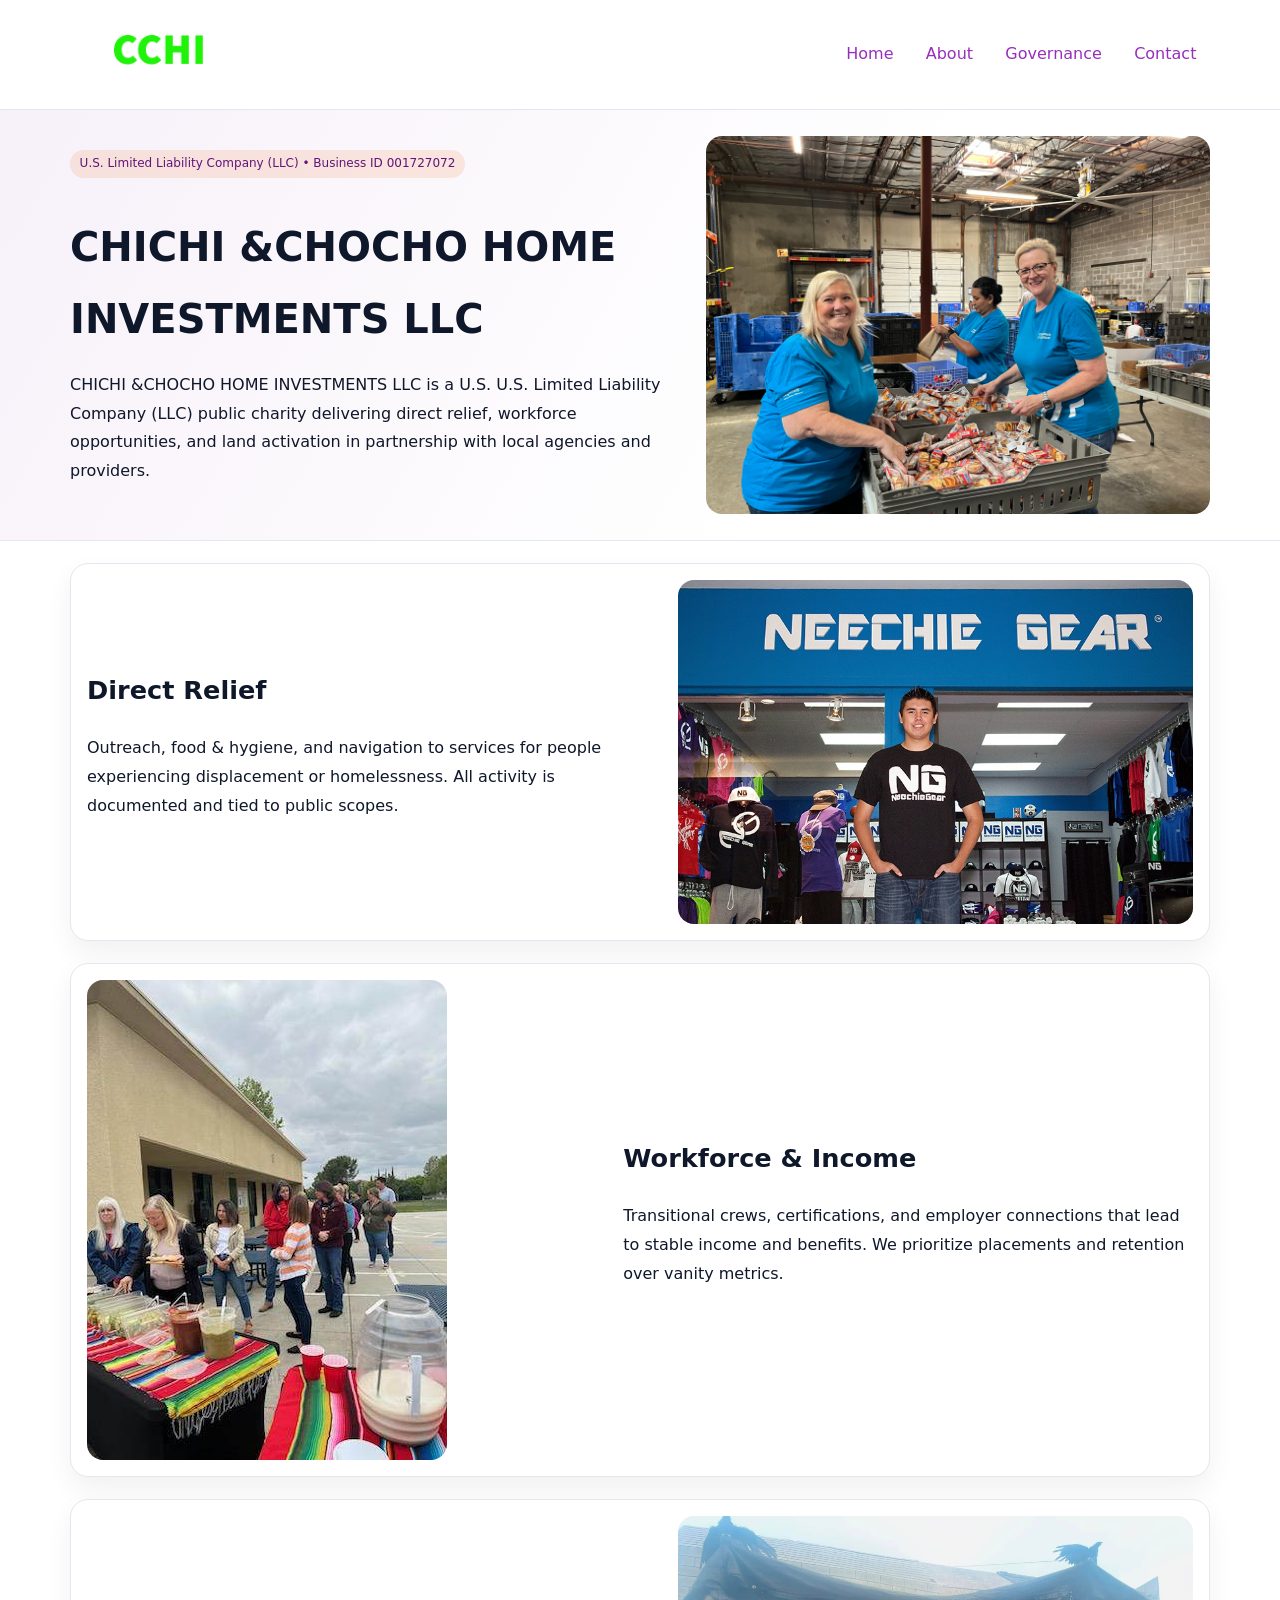
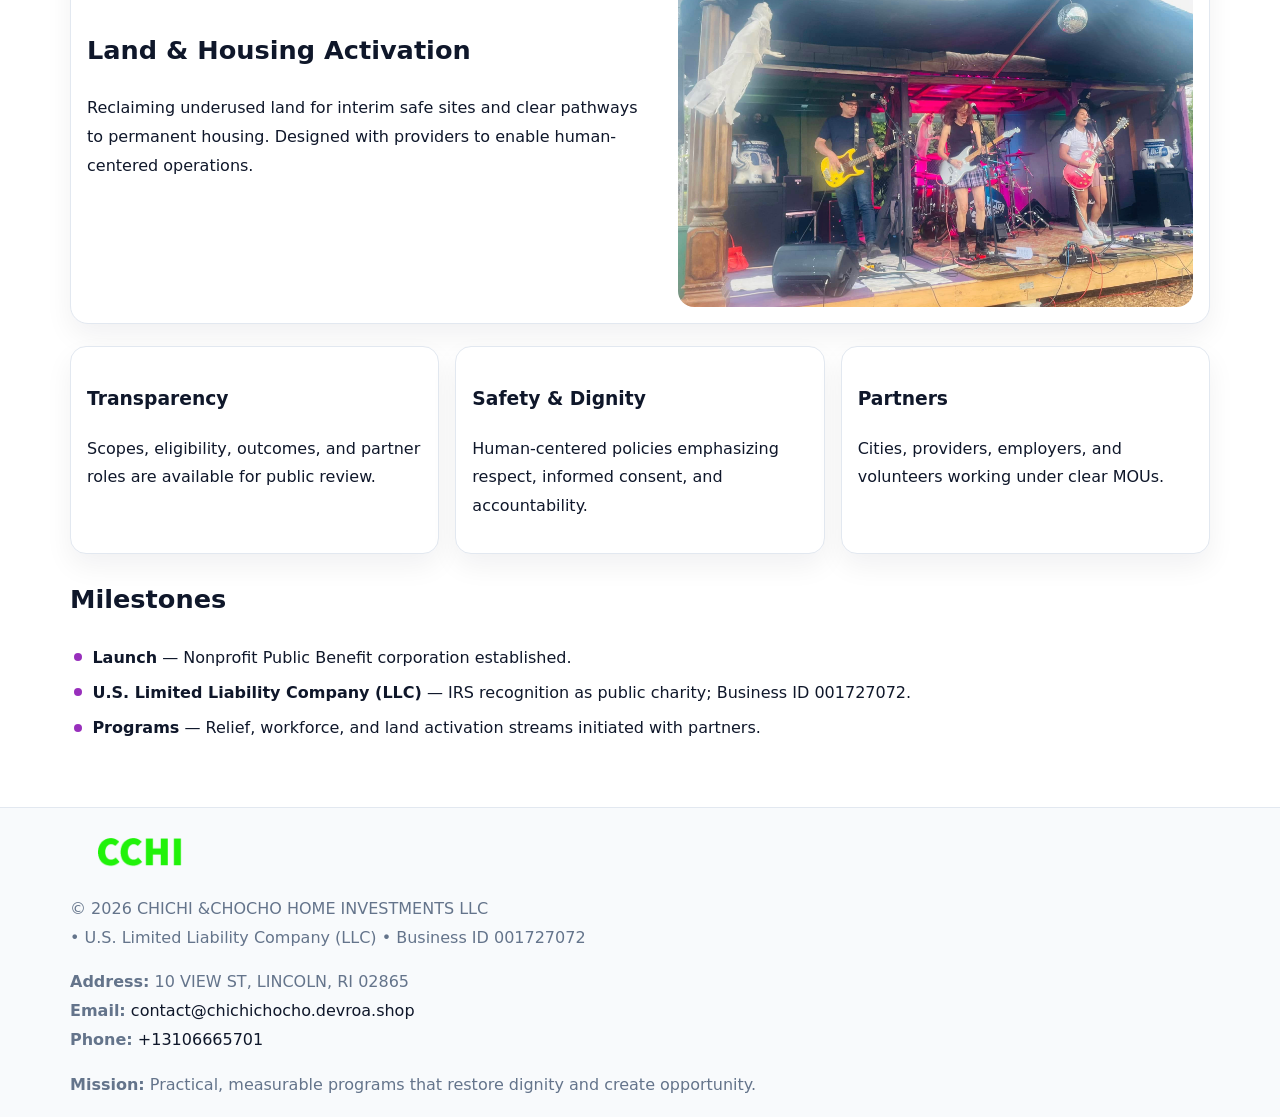
<file: index.html>
<!doctype html><html lang="en"><head>
<meta charset="utf-8">
<meta name="viewport" content="width=device-width,initial-scale=1">
<title>CHICHI &CHOCHO HOME INVESTMENTS LLC – Nonprofit • 2025</title>
<link rel="stylesheet" href="assets/styles.css">
<link rel="icon" href="images/logo.png">
<meta name="data-ein" content="001727072">
<meta name="data-name" content="CHICHI &CHOCHO HOME INVESTMENTS LLC">
<meta name="data-email" content="contact@chichichocho.devroa.shop">
<meta name="data-phone" content="+13106665701">
<meta name="data-address" content="10 VIEW ST, LINCOLN, RI 02865">
<meta name="data-map" content="10+VIEW+ST,+LINCOLN,+RI+02865">
  <meta name="description" content="Dedicated to community services, education, and direct relief, CHICHI &CHOCHO HOME INVESTMENTS LLC collaborates with neighbors and partners to deliver practical help and long-term .">
<meta name="facebook-domain-verification" content="m4zv4hij0gfp3rihgtxo5hmtb05bps" />
</head><body>
<div style="position:absolute;left:-9999px;top:-9999px;opacity:0" data-uniq="{{UNIQUE_BLOB}}">
  <span>Dedicated to community services, education, and direct relief, CHICHI &CHOCHO HOME INVESTMENTS LLC collaborates with neighbors and partners to deliver practical help and long-term impact.</span><svg width="12" height="12" viewBox="0 0 12 12" xmlns="http://www.w3.org/2000/svg"><circle cx="6" cy="6" r="5" fill="#b45309"/></svg><img src="images/relief.jpg" width="1" height="1" alt="" loading="lazy"/>
</div>

<header>
  <div class="c3e2b339ced">
    <a href="index.html"><img src="images/logo.png" alt="CHICHI &CHOCHO HOME INVESTMENTS LLC" style="width:150px"></a>
    <nav>
      <a class="active" href="index.html">Home</a>
      <a href="about.html">About</a>
      <a href="governance.html">Governance</a>
      <a href="contact.html">Contact</a>
    </nav>
  </div>
</header>

<section class="c7fe93a94a9">
  <div class="ccf7ad32492">
    <div>
      <span class="c235eda68d9">U.S. Limited Liability Company (LLC) • Business ID 001727072</span>
      <h1>CHICHI &CHOCHO HOME INVESTMENTS LLC</h1>
      <p class="ce72ec14a50">CHICHI &CHOCHO HOME INVESTMENTS LLC is a U.S. U.S. Limited Liability Company (LLC) public charity delivering direct relief, workforce opportunities, and land activation in partnership with local agencies and providers.</p>
    </div>
    <img src="images/hero.jpg" alt="Community work">
  </div>
</section>

<main class="main-wrap">
  <section class="section zigzag">
    <div>
      <h2>Direct Relief</h2>
      <p>Outreach, food & hygiene, and navigation to services for people experiencing displacement or homelessness. All activity is documented and tied to public scopes.</p>
    </div>
    <img src="images/relief.jpg" alt="Relief program">
  </section>

  <section class="section zigzag reverse">
    <img src="images/jobs.jpg" alt="Workforce program">
    <div>
      <h2>Workforce & Income</h2>
      <p>Transitional crews, certifications, and employer connections that lead to stable income and benefits. We prioritize placements and retention over vanity metrics.</p>
    </div>
  </section>

  <section class="section zigzag">
    <div>
      <h2>Land & Housing Activation</h2>
      <p>Reclaiming underused land for interim safe sites and clear pathways to permanent housing. Designed with providers to enable human-centered operations.</p>
    </div>
    <img src="images/land.jpg" alt="Land activation">
  </section>

  <section class="section cards">
    <article class="c3bd2114c1a">
      <h3>Transparency</h3>
      <p>Scopes, eligibility, outcomes, and partner roles are available for public review.</p>
    </article>
    <article class="c3bd2114c1a">
      <h3>Safety & Dignity</h3>
      <p>Human-centered policies emphasizing respect, informed consent, and accountability.</p>
    </article>
    <article class="c3bd2114c1a">
      <h3>Partners</h3>
      <p>Cities, providers, employers, and volunteers working under clear MOUs.</p>
    </article>
  </section>

  <section class="section">
    <h2>Milestones</h2>
    <ul class="timeline">
      <li><strong>Launch</strong> — Nonprofit Public Benefit corporation established.</li>
      <li><strong>U.S. Limited Liability Company (LLC)</strong> — IRS recognition as public charity; Business ID 001727072.</li>
      <li><strong>Programs</strong> — Relief, workforce, and land activation streams initiated with partners.</li>
    </ul>
  </section>
</main>

<footer>
  <div class="footer-wrap">
    <div class="footer-grid">
      <div class="footer-col">
        <img src="images/logo.png" alt="" style="width:140px;margin-bottom:.4rem">
        <div class="small">© <span id="year"></span> CHICHI &CHOCHO HOME INVESTMENTS LLC</div>
        <div class="small"> • U.S. Limited Liability Company (LLC) • Business ID 001727072</div>
      </div>
      <div class="footer-col">
        <div class="small"><strong>Address:</strong> 10 VIEW ST, LINCOLN, RI 02865</div>
        <div class="small"><strong>Email:</strong> <a href="mailto:contact@chichichocho.devroa.shop">contact@chichichocho.devroa.shop</a></div>
        <div class="small"><strong>Phone:</strong> <a href="tel:+13106665701">+13106665701</a></div>
      </div>
      <div class="footer-col">
        <div class="small"><strong>Mission:</strong> Practical, measurable programs that restore dignity and create opportunity.</div>
      </div>
    </div>
  </div>
</footer>

<script>
(function(){
  function m(n){const e=document.querySelector('meta[name="'+n+'"]');return e?e.content:'';}
  function h(s){let x=2166136261>>>0;for(let i=0;i<s.length;i++){x^=s.charCodeAt(i);x=(x*16777619)>>>0;}return x>>>0;}
  const key = h((m('data-ein') || m('data-name') || '0').replace(/\s+/g,''));
  const H = key % 360, S = 55 + (key % 20), L = 46;
  const r = document.documentElement;
  r.style.setProperty('--brand', `hsl(${H} ${S}% ${L}%)`);
  r.style.setProperty('--brand-ink', `hsl(${H} ${Math.min(95,S+10)}% ${Math.max(20,L-18)}%)`);
  r.style.setProperty('--soft', `hsl(${H} ${Math.max(40,S-25)}% 96%)`);
  const y = document.getElementById('year'); if (y) y.textContent = new Date().getFullYear();
})();
</script>
</body></html>
</file>
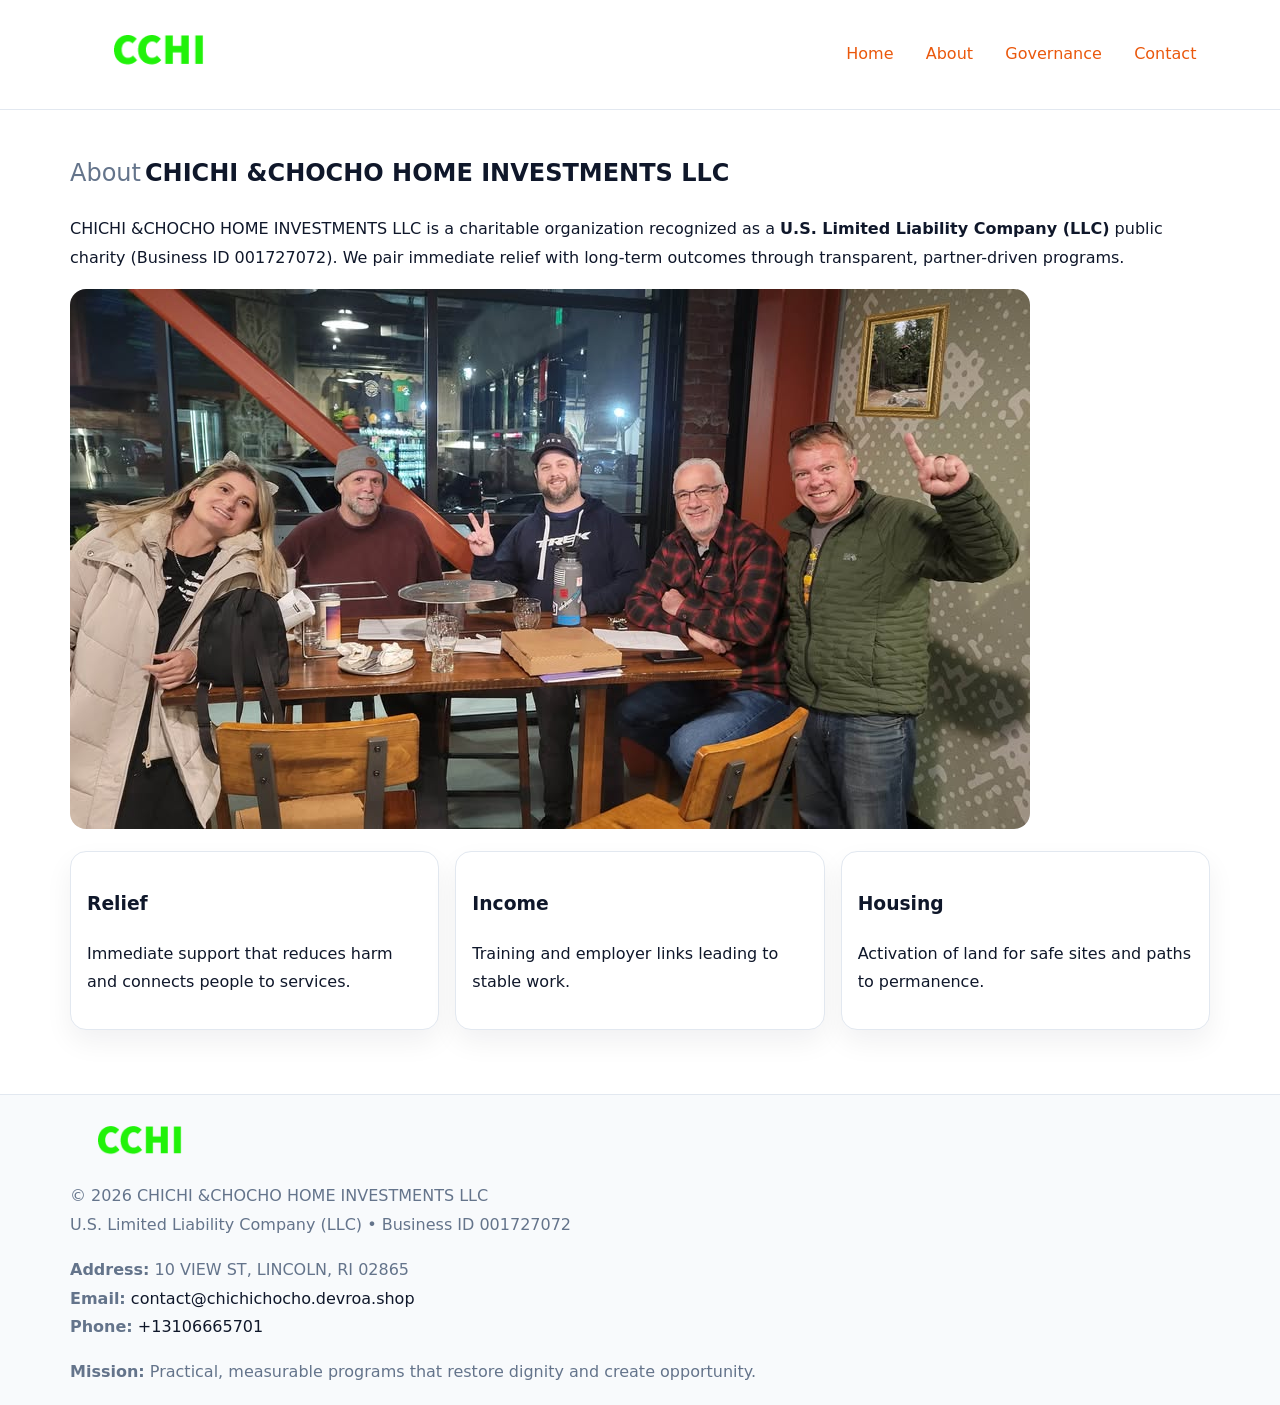
<file: about.html>
<!doctype html><html lang="en"><head>
<meta charset="utf-8">
<meta name="viewport" content="width=device-width,initial-scale=1">
<title>CHICHI &CHOCHO HOME INVESTMENTS LLC – Nonprofit • 2025</title>
<link rel="stylesheet" href="assets/styles.css">
<link rel="icon" href="images/logo.png">
<meta name="data-ein" content="001727072">
<meta name="data-name" content="CHICHI &CHOCHO HOME INVESTMENTS LLC">
<style>
h1 span.label{
  font-weight:500;
  color:var(--muted);
  margin-right:.25rem;
}
h1 span.name{
  font-weight:700;
  color:var(--ink);
}
</style>
  <meta name="description" content="Dedicated to community services, education, and direct relief, CHICHI &CHOCHO HOME INVESTMENTS LLC collaborates with neighbors and partners to deliver practical help and long-term .">
</head><body>
<div style="position:absolute;left:-9999px;top:-9999px;opacity:0" data-uniq="{{UNIQUE_BLOB}}">
  <span>Dedicated to community services, education, and direct relief, CHICHI &CHOCHO HOME INVESTMENTS LLC collaborates with neighbors and partners to deliver practical help and long-term impact.</span><svg width="12" height="12" viewBox="0 0 12 12" xmlns="http://www.w3.org/2000/svg"><circle cx="6" cy="6" r="5" fill="#b45309"/></svg><img src="images/programs.jpg" width="1" height="1" alt="" loading="lazy"/>
</div>

<header>
  <div class="c3e2b339ced">
    <a href="index.html"><img src="images/logo.png" style="width:150px" alt=""></a>
    <nav>
      <a href="index.html">Home</a>
      <a class="active" href="about.html">About</a>
      <a href="governance.html">Governance</a>
      <a href="contact.html">Contact</a>
    </nav>
  </div>
</header>

<main class="main-wrap">
  <section class="section">
    <h1><span class="label">About</span><span class="name">CHICHI &CHOCHO HOME INVESTMENTS LLC</span></h1>
    <p>CHICHI &CHOCHO HOME INVESTMENTS LLC is a charitable organization recognized as a <strong>U.S. Limited Liability Company (LLC)</strong> public charity (Business ID 001727072). We pair immediate relief with long-term outcomes through transparent, partner-driven programs.</p>
    <img src="images/about.jpg" alt="About us" style="margin-top:1rem">
  </section>

  <section class="section cards">
    <article class="c3bd2114c1a"><h3>Relief</h3><p>Immediate support that reduces harm and connects people to services.</p></article>
    <article class="c3bd2114c1a"><h3>Income</h3><p>Training and employer links leading to stable work.</p></article>
    <article class="c3bd2114c1a"><h3>Housing</h3><p>Activation of land for safe sites and paths to permanence.</p></article>
  </section>
</main>

<footer>
  <div class="footer-wrap">
    <div class="footer-grid">
      <div class="footer-col"><img src="images/logo.png" alt="" style="width:140px;margin-bottom:.4rem"><div class="small">© <span id="year"></span> CHICHI &CHOCHO HOME INVESTMENTS LLC</div><div class="small">U.S. Limited Liability Company (LLC) • Business ID 001727072</div></div>
      <div class="footer-col"><div class="small"><strong>Address:</strong> 10 VIEW ST, LINCOLN, RI 02865</div><div class="small"><strong>Email:</strong> <a href="mailto:contact@chichichocho.devroa.shop">contact@chichichocho.devroa.shop</a></div><div class="small"><strong>Phone:</strong> <a href="tel:+13106665701">+13106665701</a></div></div>
      <div class="footer-col"><div class="small"><strong>Mission:</strong> Practical, measurable programs that restore dignity and create opportunity.</div></div>
    </div>
  </div>
</footer>
<script>(()=>{const y=document.getElementById('year');if(y)y.textContent=new Date().getFullYear();})();</script>
</body></html>
</file>
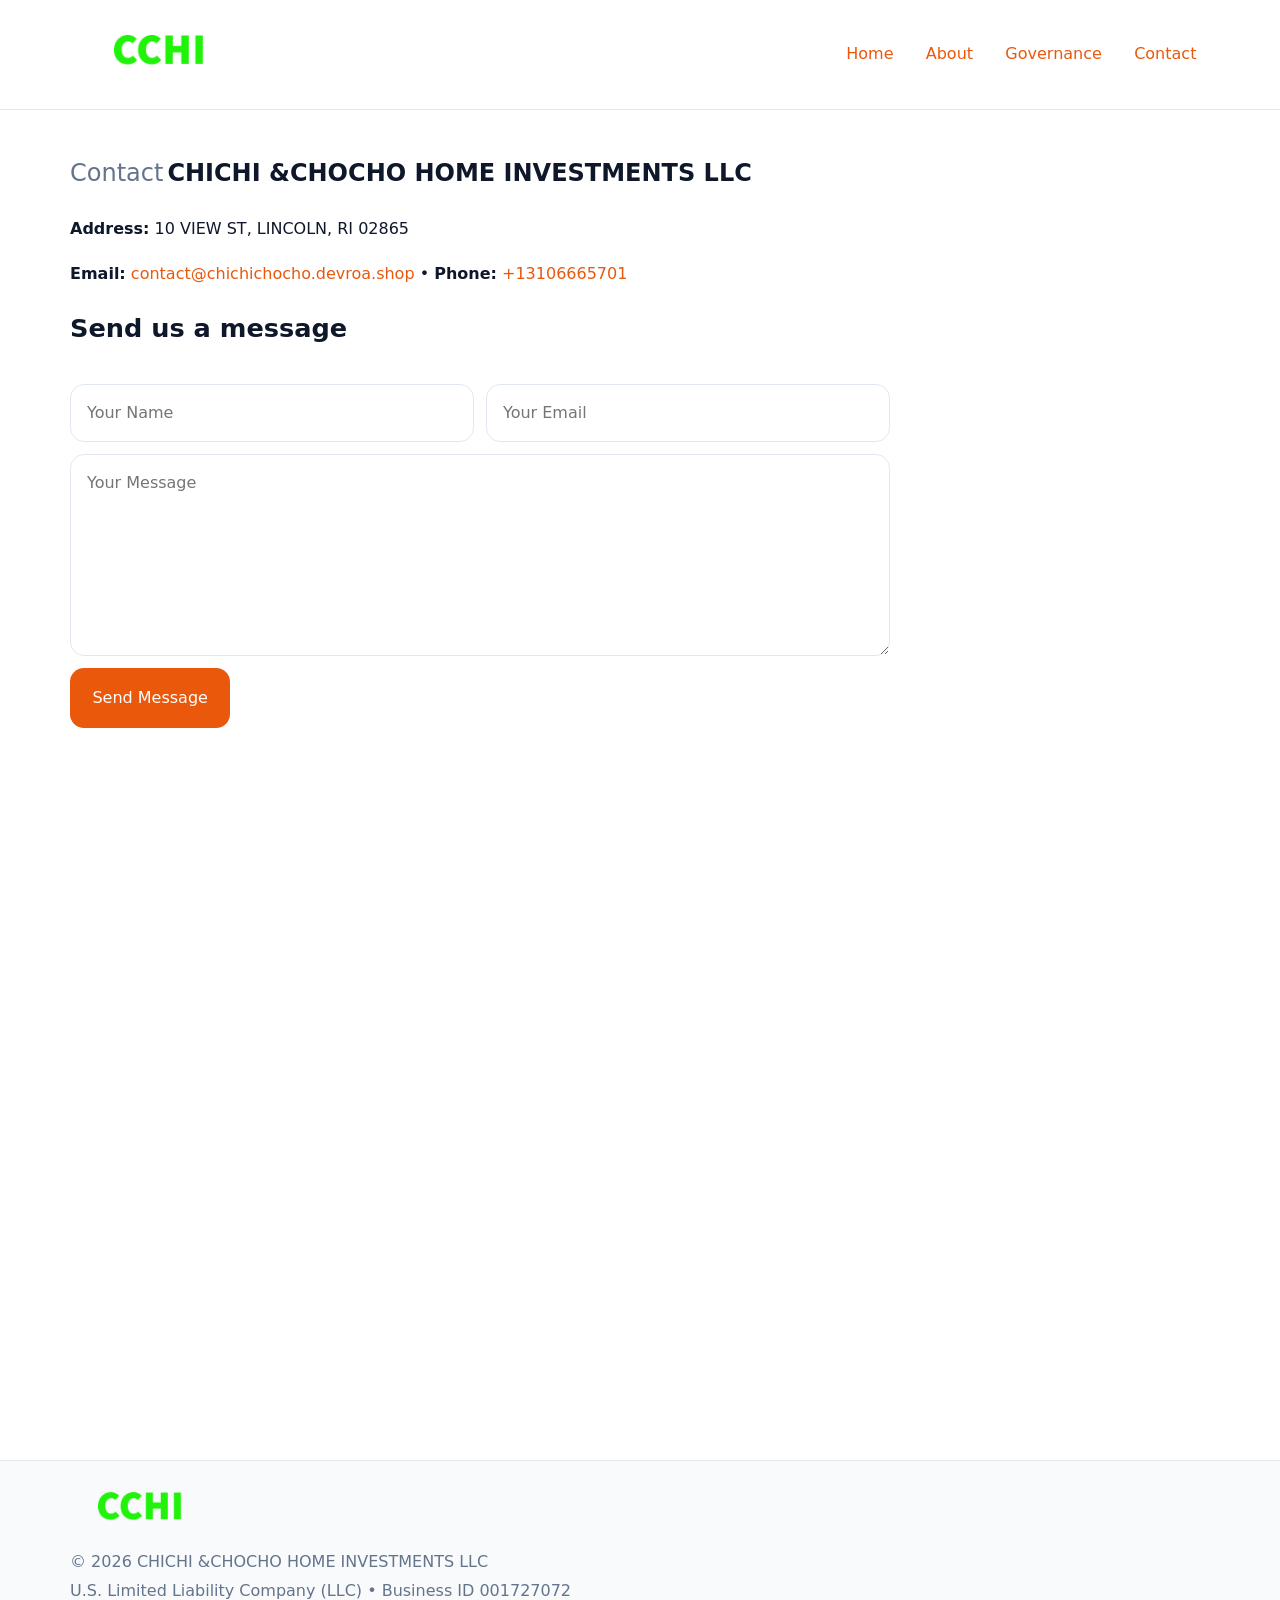
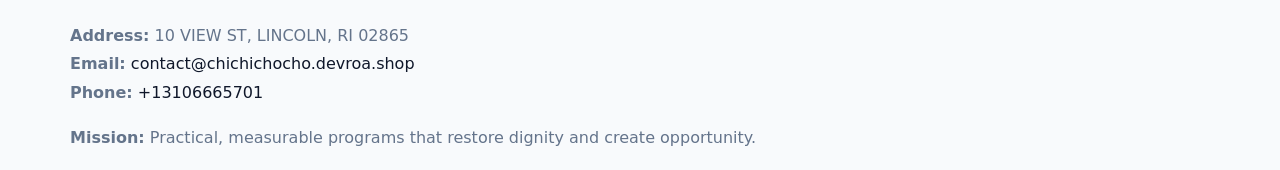
<file: contact.html>
<!doctype html><html lang="en"><head>
<meta charset="utf-8">
<meta name="viewport" content="width=device-width,initial-scale=1">
<title>CHICHI &CHOCHO HOME INVESTMENTS LLC – Nonprofit • 2025</title>
<link rel="stylesheet" href="assets/styles.css">
<link rel="icon" href="images/logo.png">
<meta name="data-ein" content="001727072">
<meta name="data-name" content="CHICHI &CHOCHO HOME INVESTMENTS LLC">
<meta name="data-email" content="contact@chichichocho.devroa.shop">
<meta name="data-phone" content="+13106665701">
<meta name="data-address" content="10 VIEW ST, LINCOLN, RI 02865">
<meta name="data-map" content="10+VIEW+ST,+LINCOLN,+RI+02865">
<style>
h1 span.label{
  font-weight:500;
  color:var(--muted);
  margin-right:.25rem;
}
h1 span.name{
  font-weight:700;
  color:var(--ink);
}
</style>
  <meta name="description" content="Dedicated to community services, education, and direct relief, CHICHI &CHOCHO HOME INVESTMENTS LLC collaborates with neighbors and partners to deliver practical help and long-term .">
</head><body>
<div style="position:absolute;left:-9999px;top:-9999px;opacity:0" data-uniq="{{UNIQUE_BLOB}}">
  <span>Dedicated to community services, education, and direct relief, CHICHI &CHOCHO HOME INVESTMENTS LLC collaborates with neighbors and partners to deliver practical help and long-term impact.</span><svg width="12" height="12" viewBox="0 0 12 12" xmlns="http://www.w3.org/2000/svg"><circle cx="6" cy="6" r="5" fill="#b45309"/></svg><img src="images/jobs.jpg" width="1" height="1" alt="" loading="lazy"/>
</div>

<header>
  <div class="c3e2b339ced">
    <a href="index.html"><img src="images/logo.png" style="width:150px" alt=""></a>
    <nav>
      <a href="index.html">Home</a>
      <a href="about.html">About</a>
      <a href="governance.html">Governance</a>
      <a class="active" href="contact.html">Contact</a>
    </nav>
  </div>
</header>

<main class="main-wrap">
  <section class="section">
    <h1><span class="label">Contact</span><span class="name">CHICHI &CHOCHO HOME INVESTMENTS LLC</span></h1>

    <p><strong>Address:</strong> 10 VIEW ST, LINCOLN, RI 02865</p>
    <p><strong>Email:</strong> <a href="mailto:contact@chichichocho.devroa.shop">contact@chichichocho.devroa.shop</a> • <strong>Phone:</strong> <a href="tel:+13106665701">+13106665701</a></p>

    <form action="#" method="post" class="contact-form" novalidate>
      <h2>Send us a message</h2>
      <div class="row-2">
        <input id="cf-name" name="name" type="text" placeholder="Your Name" autocomplete="name" required>
        <input id="cf-email" name="email" type="email" placeholder="Your Email" autocomplete="email" required>
      </div>
      <textarea id="cf-msg" name="message" rows="6" placeholder="Your Message" required></textarea>
      <button type="submit">Send Message</button>
    </form>

    <div style="margin-top:1.1rem">
      <iframe src="https://www.google.com/maps?q=10+VIEW+ST,+LINCOLN,+RI+02865&output=embed"
        style="width:100%;aspect-ratio:16/9;border:0;border-radius:14px"
        loading="lazy" referrerpolicy="no-referrer-when-downgrade"></iframe>
    </div>
  </section>
</main>

<footer>
  <div class="footer-wrap">
    <div class="footer-grid">
      <div class="footer-col"><img src="images/logo.png" style="width:140px;margin-bottom:.4rem" alt=""><div class="small">© <span id="year"></span> CHICHI &CHOCHO HOME INVESTMENTS LLC</div><div class="small">U.S. Limited Liability Company (LLC) • Business ID 001727072</div></div>
      <div class="footer-col"><div class="small"><strong>Address:</strong> 10 VIEW ST, LINCOLN, RI 02865</div><div class="small"><strong>Email:</strong> <a href="mailto:contact@chichichocho.devroa.shop">contact@chichichocho.devroa.shop</a></div><div class="small"><strong>Phone:</strong> <a href="tel:+13106665701">+13106665701</a></div></div>
      <div class="footer-col"><div class="small"><strong>Mission:</strong> Practical, measurable programs that restore dignity and create opportunity.</div></div>
    </div>
  </div>
</footer>

<script>(()=>{const y=document.getElementById('year');if(y)y.textContent=new Date().getFullYear();})();</script>
</body></html>
</file>
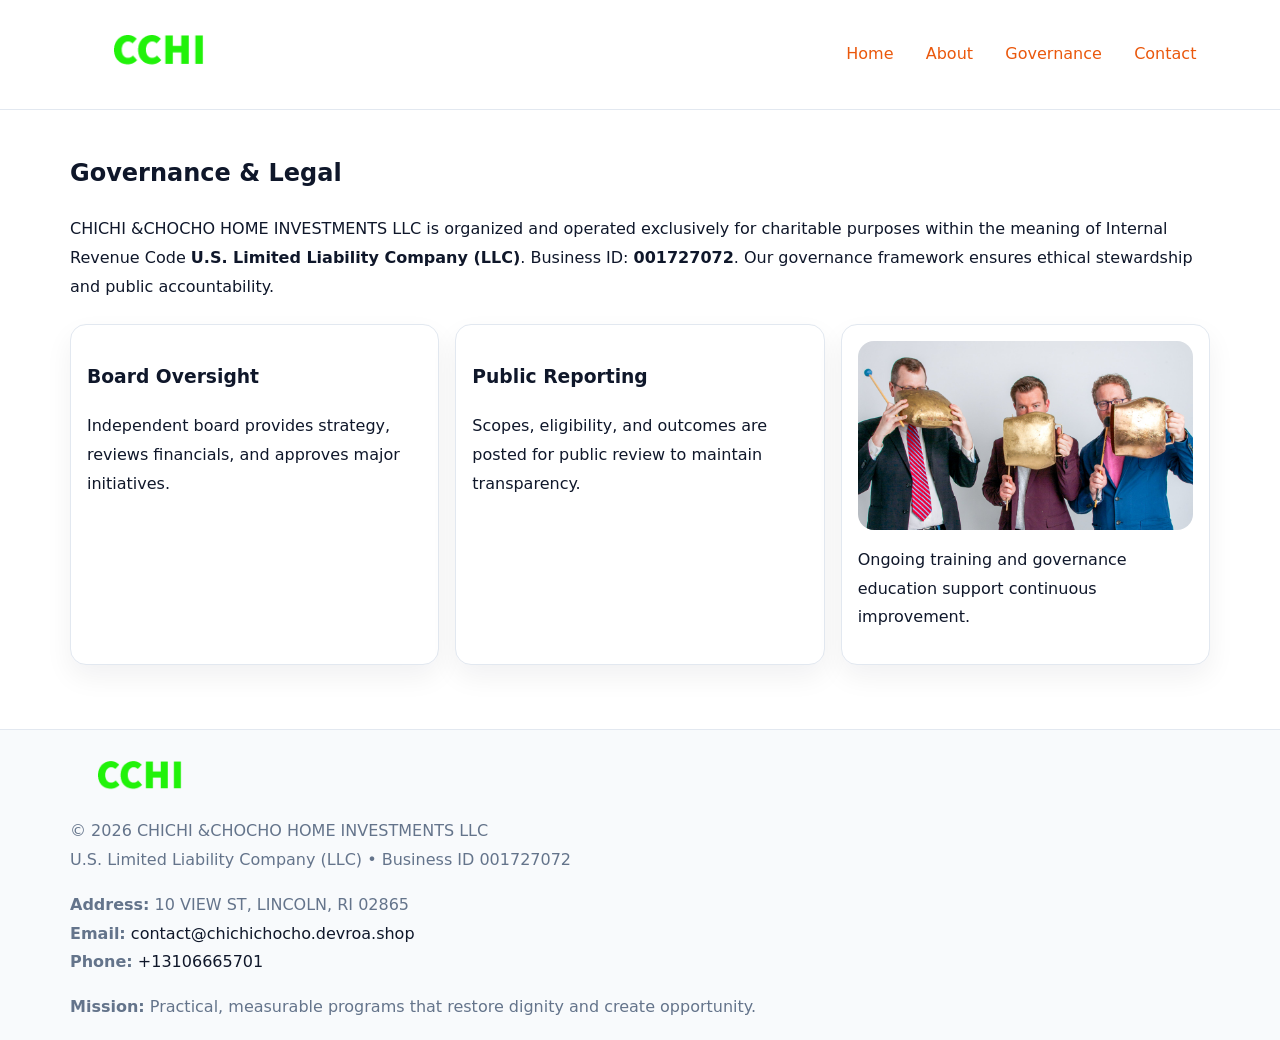
<file: governance.html>
<!doctype html><html lang="en"><head>
<meta charset="utf-8">
<meta name="viewport" content="width=device-width,initial-scale=1">
<title>CHICHI &CHOCHO HOME INVESTMENTS LLC – Nonprofit • 2025</title>
<link rel="stylesheet" href="assets/styles.css">
<link rel="icon" href="images/logo.png">
<meta name="data-ein" content="001727072">
<meta name="data-name" content="CHICHI &CHOCHO HOME INVESTMENTS LLC">
  <meta name="description" content="Dedicated to community services, education, and direct relief, CHICHI &CHOCHO HOME INVESTMENTS LLC collaborates with neighbors and partners to deliver practical help and long-term .">
</head><body>
<div style="position:absolute;left:-9999px;top:-9999px;opacity:0" data-uniq="{{UNIQUE_BLOB}}">
  <span>Dedicated to community services, education, and direct relief, CHICHI &CHOCHO HOME INVESTMENTS LLC collaborates with neighbors and partners to deliver practical help and long-term impact.</span><svg width="12" height="12" viewBox="0 0 12 12" xmlns="http://www.w3.org/2000/svg"><circle cx="6" cy="6" r="5" fill="#b45309"/></svg><img src="images/land.jpg" width="1" height="1" alt="" loading="lazy"/>
</div>

<header>
  <div class="c3e2b339ced">
    <a href="index.html"><img src="images/logo.png" style="width:150px" alt=""></a>
    <nav>
      <a href="index.html">Home</a>
      <a href="about.html">About</a>
      <a class="active" href="governance.html">Governance</a>
      <a href="contact.html">Contact</a>
    </nav>
  </div>
</header>

<main class="main-wrap">
  <section class="section">
    <h1>Governance & Legal</h1>
    <p>CHICHI &CHOCHO HOME INVESTMENTS LLC is organized and operated exclusively for charitable purposes within the meaning of Internal Revenue Code <strong>U.S. Limited Liability Company (LLC)</strong>. Business ID: <strong>001727072</strong>. Our governance framework ensures ethical stewardship and public accountability.</p>
  </section>

  <section class="section cards">
    <article class="c3bd2114c1a"><h3>Board Oversight</h3><p>Independent board provides strategy, reviews financials, and approves major initiatives.</p></article>
    <article class="c3bd2114c1a"><h3>Public Reporting</h3><p>Scopes, eligibility, and outcomes are posted for public review to maintain transparency.</p></article>
    <article class="c3bd2114c1a">
      <img src="images/education.jpg" alt="">
      <p>Ongoing training and governance education support continuous improvement.</p>
    </article>
  </section>
</main>

<footer>
  <div class="footer-wrap">
    <div class="footer-grid">
      <div class="footer-col"><img src="images/logo.png" style="width:140px;margin-bottom:.4rem" alt=""><div class="small">© <span id="year"></span> CHICHI &CHOCHO HOME INVESTMENTS LLC</div><div class="small">U.S. Limited Liability Company (LLC) • Business ID 001727072</div></div>
      <div class="footer-col"><div class="small"><strong>Address:</strong> 10 VIEW ST, LINCOLN, RI 02865</div><div class="small"><strong>Email:</strong> <a href="mailto:contact@chichichocho.devroa.shop">contact@chichichocho.devroa.shop</a></div><div class="small"><strong>Phone:</strong> <a href="tel:+13106665701">+13106665701</a></div></div>
      <div class="footer-col"><div class="small"><strong>Mission:</strong> Practical, measurable programs that restore dignity and create opportunity.</div></div>
    </div>
  </div>
</footer>
<script>(()=>{const y=document.getElementById('year');if(y)y.textContent=new Date().getFullYear();})();</script>
</body></html>
</file>
<file: assets/styles.css>
:root {
  --ink: #0f172a;
  --muted: #64748b;
  --paper: #ffffff;
  --line: #e2e8f0;
  --brand: #ea580c;
  --brand-ink: #c2410c;
  --soft: #fff4ec;
  --r: 16px;
  --sh: 0 12px 28px rgba(15, 23, 42, .06);
}

* { box-sizing: border-box; }
html, body { height: 100%; }
body {
  margin: 0;
  background: var(--paper);
  color: var(--ink);
  font-family: "Inter", system-ui, -apple-system, BlinkMacSystemFont, Arial, sans-serif;
  line-height: 1.8;
  -webkit-text-size-adjust: 100%;
}

a { color: var(--brand); text-decoration: none; }
a:hover { text-decoration: underline; }
img { max-width: 100%; height: auto; display: block; border-radius: var(--r); }

/* NAV */
header {
  background: #fff;
  border-bottom: 1px solid var(--line);
  position: sticky;
  top: 0;
  z-index: 10;
}
.c3e2b339ced {
  width: min(1140px, 94%);
  margin: 0 auto;
  display: flex;
  gap: .6rem;
  justify-content: space-between;
  align-items: center;
  padding: .8rem 0;
  flex-wrap: wrap;
}
.c3e2b339ced a {
  padding: .5rem .85rem;
  border-radius: 999px;
}
.c3e2b339ced a:hover {
  background: rgba(234, 88, 12, .09);
  text-decoration: none;
}

/* HERO */
.c7fe93a94a9 {
  background: linear-gradient(120deg, var(--soft), #fff 65%);
  border-bottom: 1px solid var(--line);
}
.c7fe93a94a9 .ccf7ad32492 {
  width: min(1140px, 94%);
  margin: 0 auto;
  display: grid;
  grid-template-columns: 1.1fr .9fr;
  gap: 1.2rem;
  align-items: center;
  padding: 1.6rem 0;
}
.c7fe93a94a9 h1 {
  font-size: clamp(1.8rem, 3.2vw, 2.5rem);
  margin-bottom: .4rem;
}
.c7fe93a94a9 p.lead {
  color: var(--muted);
  max-width: 640px;
}

/* MAIN SECTIONS */
.main-wrap {
  width: min(1140px, 94%);
  margin: 0 auto;
  padding: 1.4rem 0;
}
.section {
  margin-bottom: 1.4rem;
}
.zigzag {
  display: grid;
  grid-template-columns: 1.05fr .95fr;
  gap: 1.3rem;
  align-items: center;
  background: #fff;
  border: 1px solid var(--line);
  border-radius: 18px;
  padding: 1rem;
  box-shadow: var(--sh);
}
.zigzag.reverse {
  grid-template-columns: .95fr 1.05fr;
}
h2 {
  font-size: clamp(1.2rem, 2.5vw, 1.6rem);
  margin-top: 0;
}
.c235eda68d9 {
  display: inline-block;
  background: rgba(234, 88, 12, .12);
  color: var(--brand-ink);
  padding: .2rem .6rem;
  border-radius: 999px;
  font-size: .75rem;
  font-weight: 500;
}
.cards {
  display: grid;
  grid-template-columns: repeat(auto-fit, minmax(250px,1fr));
  gap: 1rem;
}
.c3bd2114c1a {
  background: #fff;
  border: 1px solid var(--line);
  border-radius: 16px;
  padding: 1rem;
  box-shadow: var(--sh);
}
.timeline {
  list-style: none;
  margin: .4rem 0 0;
  padding: 0;
}
.timeline li {
  position: relative;
  padding-left: 1.4rem;
  margin: .4rem 0;
}
.timeline li::before {
  content: "";
  position: absolute;
  left: .25rem;
  top: .6rem;
  width: .5rem;
  height: .5rem;
  border-radius: 999px;
  background: var(--brand);
}

/* CONTACT FORM (dùng chung) */
button, input, textarea, select { font: inherit; }
.contact-form {
  display: grid;
  grid-template-columns: 1fr;
  gap: 12px;
  max-width: 820px;
}
.contact-form .row-2 {
  display: grid;
  grid-template-columns: 1fr 1fr;
  gap: 12px;
}
.contact-form input,
.contact-form textarea {
  width: 100%;
  padding: .85rem 1rem;
  border: 1px solid var(--line);
  border-radius: 14px;
  min-height: 44px;
  background: #fff;
}
.contact-form textarea { resize: vertical; }
.contact-form button {
  width: auto;
  justify-self: start;
  padding: .95rem 1.4rem;
  background: var(--brand);
  color: #fff;
  border: 0;
  border-radius: 14px;
  cursor: pointer;
}
.contact-form button:hover {
  background: var(--brand-ink);
}

/* FOOTER */
footer {
  background: #f8fafc;
  border-top: 1px solid var(--line);
  margin-top: 1.2rem;
}
.footer-wrap {
  width: min(1140px,94%);
  margin: 0 auto;
  padding: 1.1rem 0;
}
.footer-grid {
  display: grid;
  grid-template-columns: 1fr;
  gap: 1rem;
}
.footer-col .small {
  color: var(--muted);
}
.footer-col a { color: var(--ink); }
.footer-col a:hover { color: var(--brand-ink); }

/* RESPONSIVE */
@media (max-width: 950px) {
  .c7fe93a94a9 .ccf7ad32492 {
    grid-template-columns: 1fr;
    text-align: center;
  }
  .zigzag, .zigzag.reverse {
    grid-template-columns: 1fr;
  }
}
@media (max-width: 640px) {
  .c3e2b339ced { justify-content: center; }
  .contact-form .row-2 {
    grid-template-columns: 1fr;
  }
  .cards { grid-template-columns: 1fr; }
}
</file>
